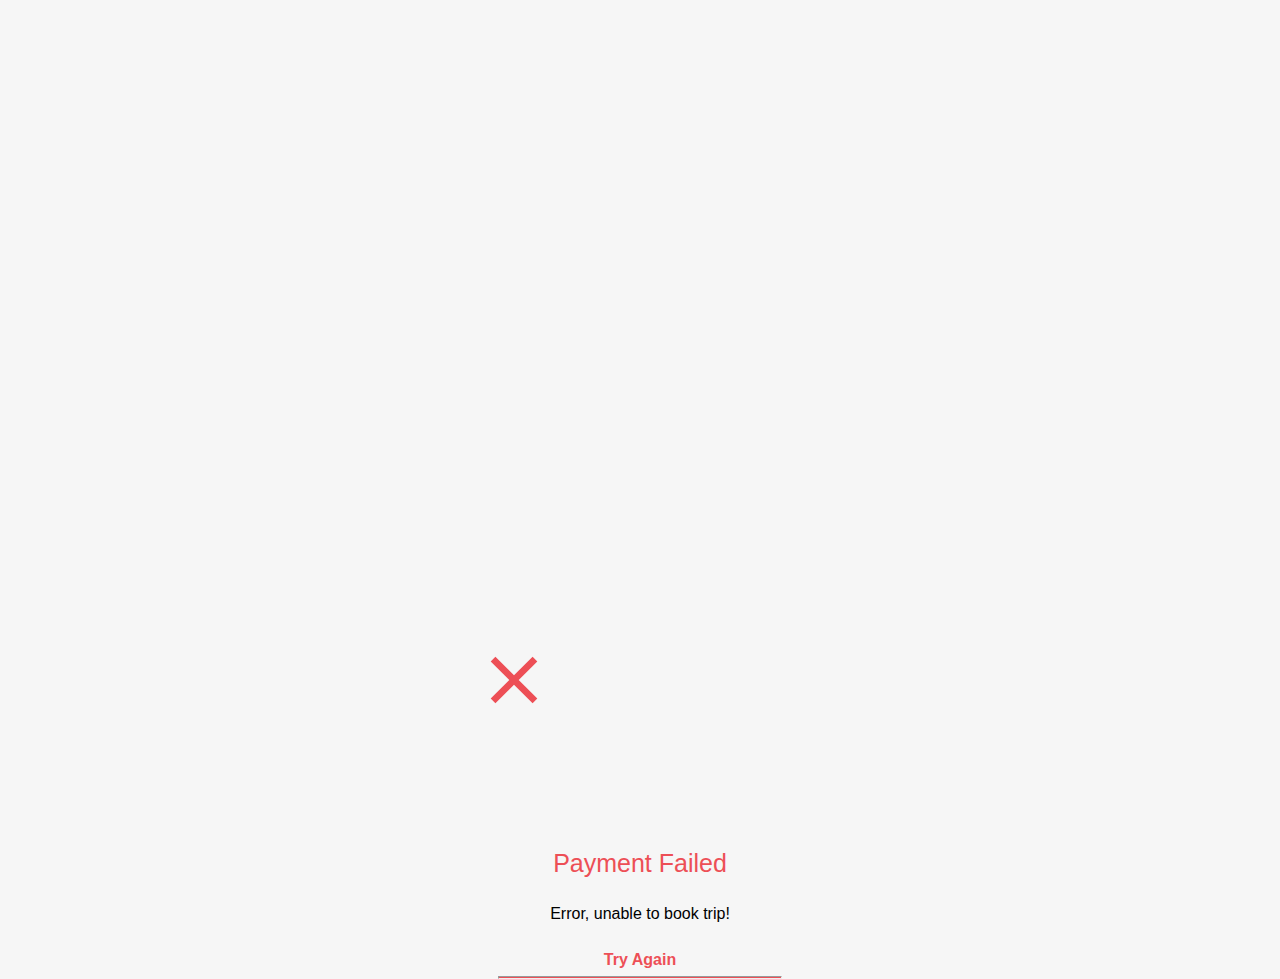
<file: AULA 4 06-12-2021/exercicio-aula-04/TELA-06/index.html>
<!DOCTYPE html>
<html lang="pt-br">
<head>
    <meta charset="UTF-8">
    <meta http-equiv="X-UA-Compatible" content="IE=edge">
    <meta name="viewport" content="width=device-width, initial-scale=1.0">
    <link rel="stylesheet" href="reset.css">
    <link href="https://fonts.googleapis.com/css2?family=Material+Icons"
    rel="stylesheet">
    <link rel="stylesheet" href="https://cdnjs.cloudflare.com/ajax/libs/font-awesome/4.7.0/css/font-awesome.min.css" />
    <link rel="stylesheet" href="style.css">
    <title>Payment Failed</title>
</head>
<body>
    <div class="imgx">
        <span class="material-icons">close</span>
    </div>
    <fieldset>
    <div>
        <h1>Payment Failed</h1>
        </div>
    <div>
        <p>Error, unable to book trip!</p>
    </div>
    <span><a href="#">Try Again</a>
        <hr>  
    </span>
    </fieldset>
</body>
</html>
</file>
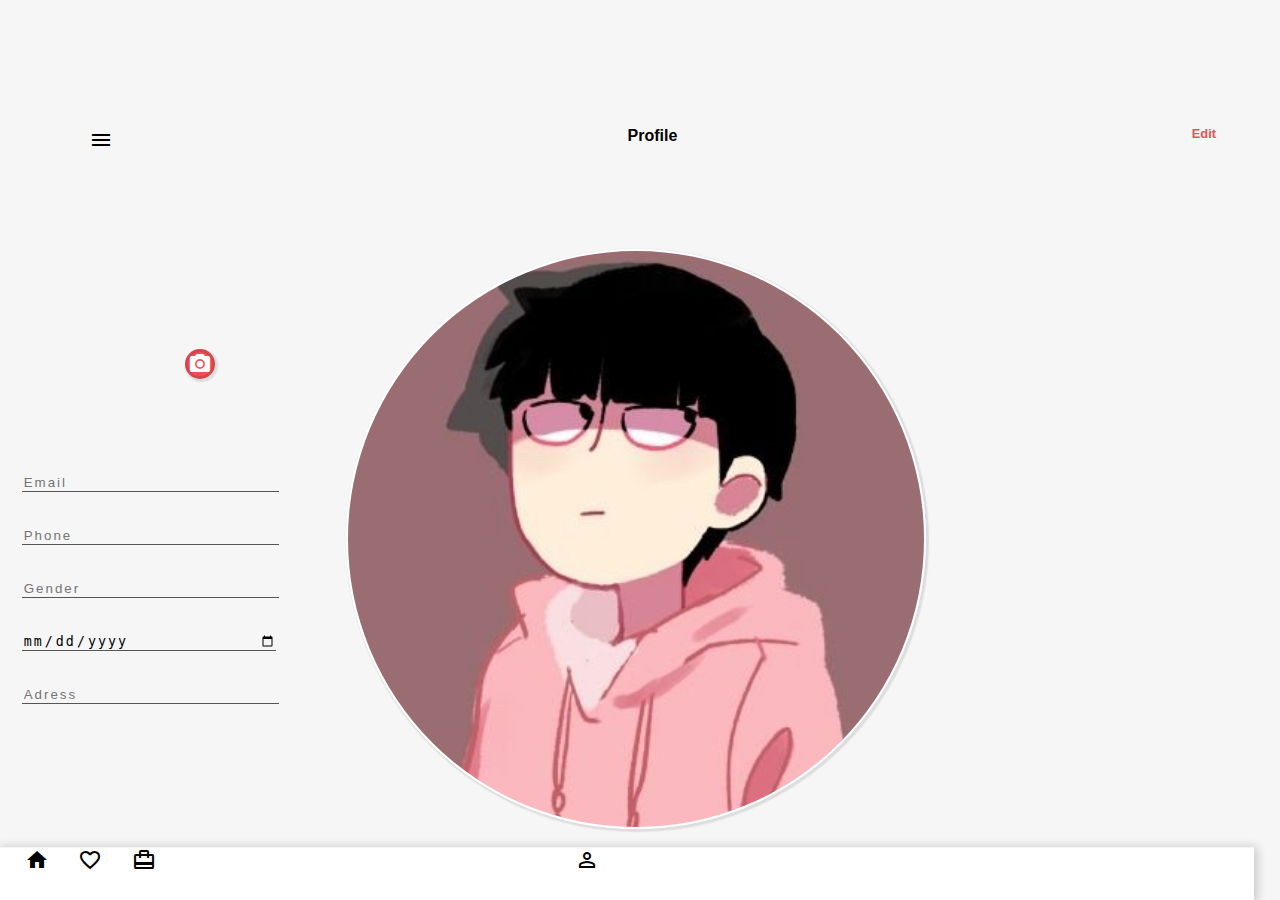
<file: AULA 4 06-12-2021/exercicio-aula-04/TELA-07/index.html>
<!DOCTYPE html>
<html lang="pt-br">
<head>
    <meta charset="UTF-8">
    <meta http-equiv="X-UA-Compatible" content="IE=edge">
    <meta name="viewport" content="width=device-width, initial-scale=1.0">
    <link rel="stylesheet" href="reset.css">
    <link href="https://fonts.googleapis.com/css2?family=Material+Icons"
    rel="stylesheet">
    <link rel="stylesheet" href="https://cdnjs.cloudflare.com/ajax/libs/font-awesome/4.7.0/css/font-awesome.min.css" />
    <link rel="stylesheet" href="style.css">    
    <title>Exercício aula 04 TELA-07</title>
</head>
<body>
    <article>
    <a href="#"><span class="material-icons">menu</span></a>
        <h1>Profile</h1>
        <a href="#">Edit</a>
    </article>
    <div>
        <img src="img/anime.jpg" alt="anime">
        <span class="material-icons" id="photo-camera" >photo_camera</span>
    </div>
    <div class="box">
        <form action="">
        <div class="inputbox">
            <label for="email" class="labelinput"></label>
            <input type="email" id="email" class="inputuser" placeholder="Email">
        </div>
        <div class="inputbox">
            <label for="tel" class="labelinput"></label>
            <input type="tel" id="tel" class="inputuser" placeholder="Phone">
        </div>
        <div class="inputbox">
            <label for="gender" class="labelinput"></label>
            <input type="text" id="gender" class="inputuser" placeholder="Gender">
        </div>
        <div class="inputbox">
            <input type="date" id="date" class="inputuser" placeholder="Date of Birth">
        </div>
        <div class="inputbox">    
            <label for="adress" class="labelinput"></label>
            <input type="adress" id="adress" class="inputuser" placeholder="Adress">
        </div>
         </form>
    </div>
    <div class="icons">
        <span class="material-icons">
         home
            </span>
        <span class="material-icons">
         favorite_border
           </span>
        <span class="material-icons material-icons2">
        card_travel
           </span>
        <span class="material-icons">
        pending_actions
           </span>
        <span class="material-icons">
        perm_identity
           </span>
    </div>
</body>
</html>
</file>
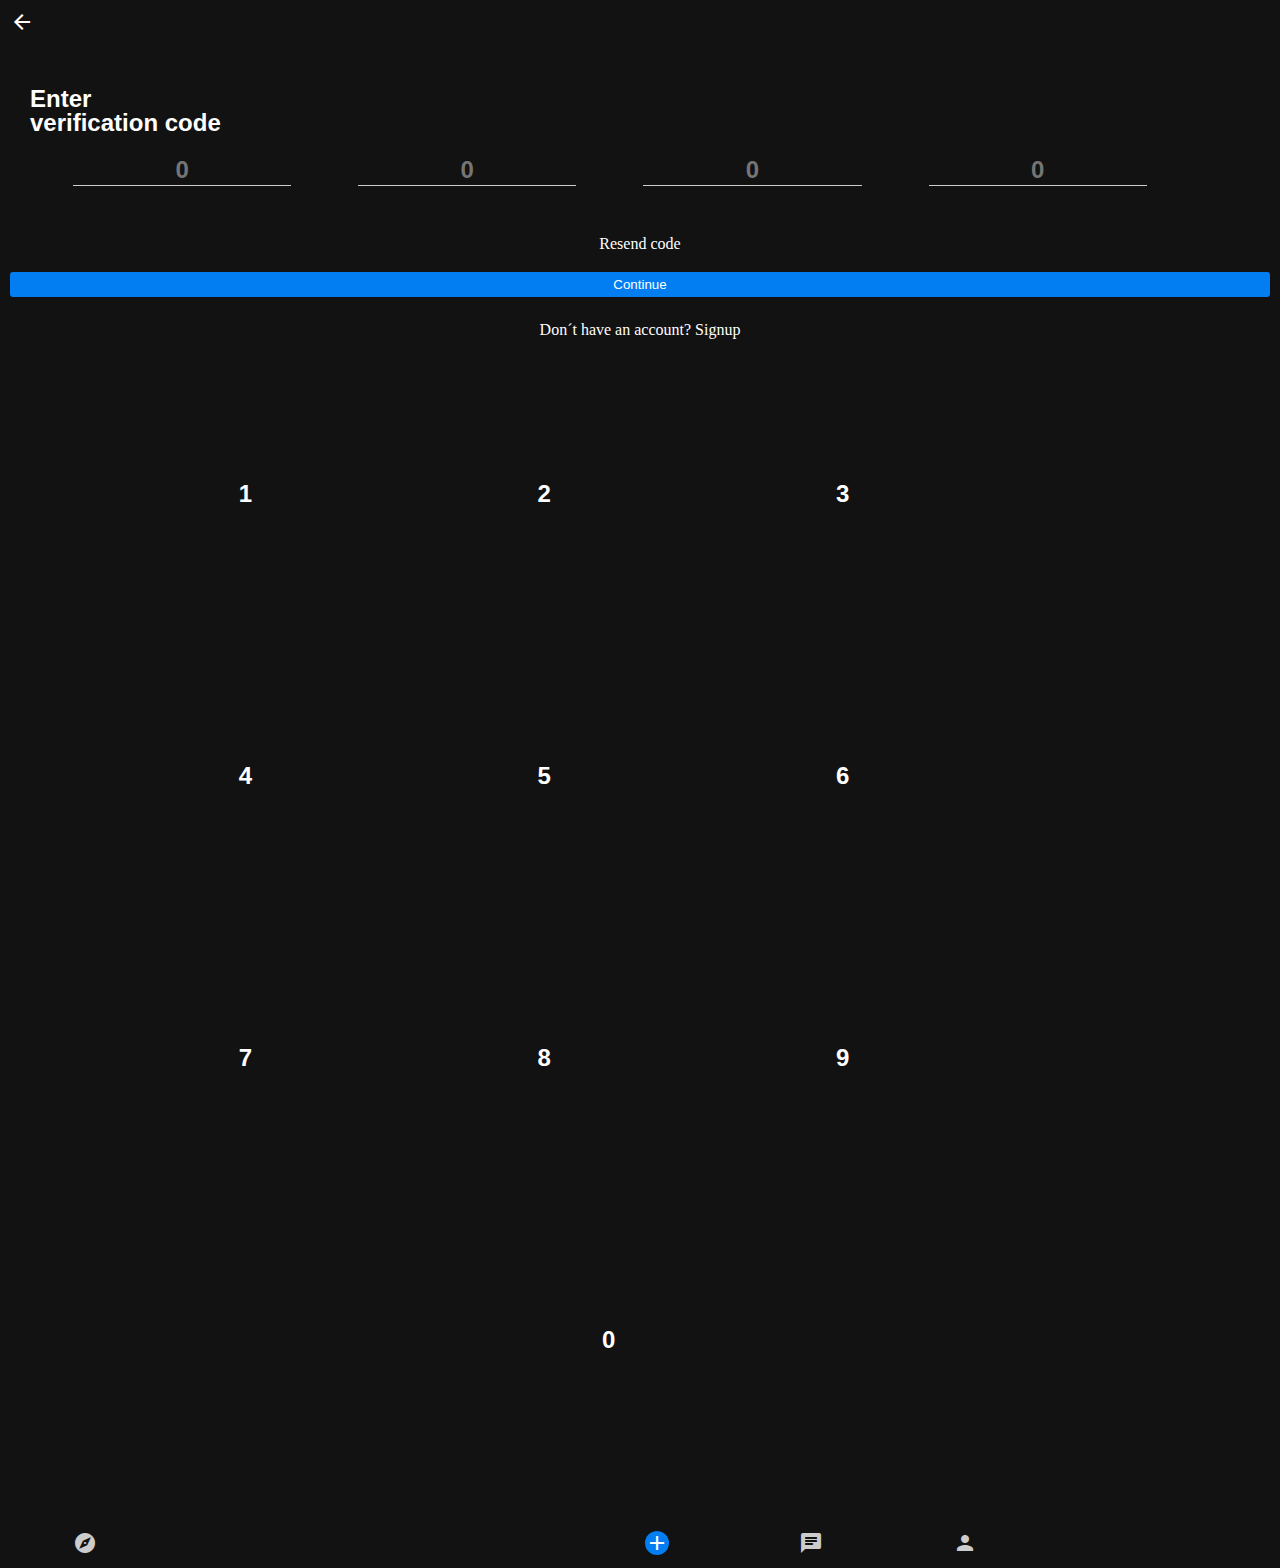
<file: AULA 4 06-12-2021/exercicio-aula-04/TELA-10/index.html>
<!DOCTYPE html>
<html lang="pt-br">
<head>
    <meta charset="UTF-8">
    <meta http-equiv="X-UA-Compatible" content="IE=edge">
    <meta name="viewport" content="width=device-width, initial-scale=1.0">
    <link rel="stylesheet" href="reset.css">
    <link href="https://fonts.googleapis.com/css2?family=Material+Icons"
      rel="stylesheet">
    <link rel="stylesheet" href="style.css">
    
    <title>Senha de 4 dígitos</title>

</head>
<body>
    <span class="material-icons" style="color: white;">arrow_back_ios_new
        </span>
    <h1>Enter <br> verification code</h1>
    <div class="senha">
    <form action="">
    <label for="number"></label>
        <input type="text" placeholder="0">
    <label for="number"></label>
        <input type="text" placeholder="0">
    <label for="number"></label>
       <input type="text" placeholder="0">
       <label for="number"></label>
        <input type="text" placeholder="0">
    </div>
    <p>
    <div class="link"><a href="#">Resend code</a>
    </p>   
    </div>
    <button class="continue">Continue</button>
    </form>
    <p class="link-2"><a href="#">Don´t have an account? Signup</a></p>
    <article>
        <div class="container" >
            <button class="row-1">1</button>
            <button class="row-1">2</button>
            <button class="row-1">3</button>
        </div>
    </article>
        <div class="container">
            <button class="row-2">4</button>
            <button class="row-2">5</button>
            <button class="row-2">6</button>
        </div>
        <div class="container">
            <button class="row-2">7</button>
            <button class="row-2">8</button>
            <button class="row-2">9</button>
        </div>
        <div class="container">
            <button class="row-3">0</button>
        </div>
            <article class="icons">
                <i class="material-icons" id="icon-1">explore</i>
                <i class="material-icons" id="icon-2">text_snippet</i>
                <i class="material-icons" id="icon-3">add</i>
                <i class="material-icons" id="icon-4">chat</i>
                <i class="material-icons" id="icon-5">person</i>
             </article>
</body>
</html>
</file>
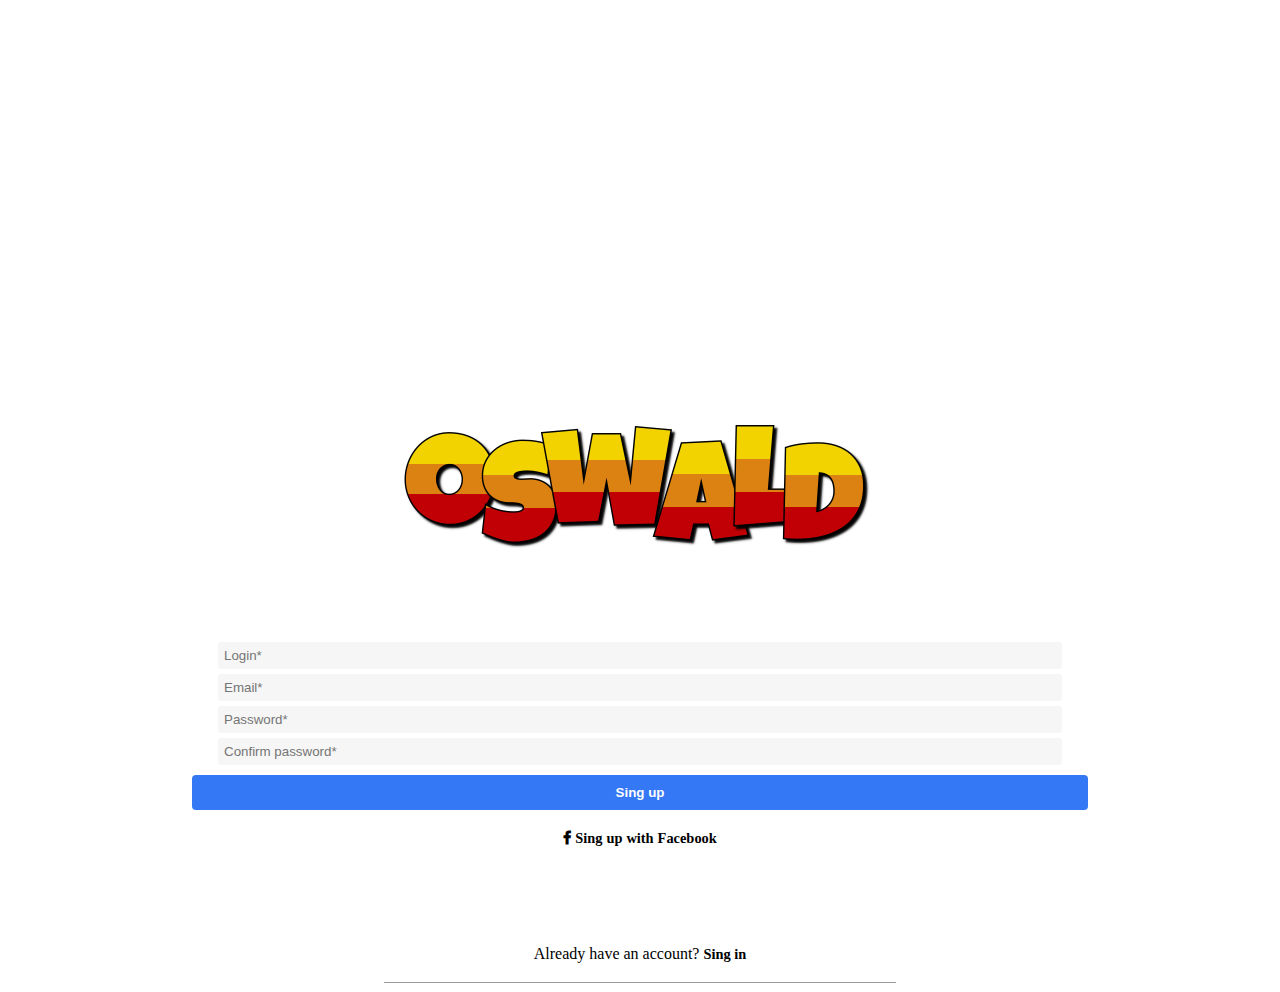
<file: AULA 4 06-12-2021/exercicio-aula-04/TELA-13/index.html>
<!DOCTYPE html>
<html lang="pt.br">
<head>
    <meta charset="UTF-8">
    <meta http-equiv="X-UA-Compatible" content="IE=edge">
    <meta name="viewport" content="width=device-width, initial-scale=1.0">
    <link rel="stylesheet" href="reset.css">
    <link href="https://fonts.googleapis.com/css2?family=Material+Icons"
    rel="stylesheet">
    <link rel="stylesheet" href="https://cdnjs.cloudflare.com/ajax/libs/font-awesome/4.7.0/css/font-awesome.min.css" />
    <link rel="stylesheet" href="style.css">    
    <title>Tela 12 Exercício IW TRAINING</title>
</head>
<body>
    <img src="img/oswald.png" alt="logo-oswald">
    <article class="container">
        <form>
            <label for="login"></label>  
            <input type="text" id="login" name="login" placeholder="Login*" required>
            <label for="email"></label>  
            <input type="email" id="email" name="email" placeholder="Email*" required>
            <label for="password"></label>  
            <input type="password" id="password" name="password" placeholder="Password*" required>
            <label for="password"></label>  
            <input type="password" id="password" name="password" placeholder="Confirm password*" required>
        </form>
    </article>
        <div class="btn">
            <button>
                Sing up
            </button>
        </div>
        <div class="link">
            <p><a href="#" class="square-icons fa fa-facebook"> Sing up with Facebook</a></p>
        </div>
        <div class="link">
            Already have an account? <a href="#">Sing in</a>
        </div>
        <hr>

    

</body>
</html>
</file>
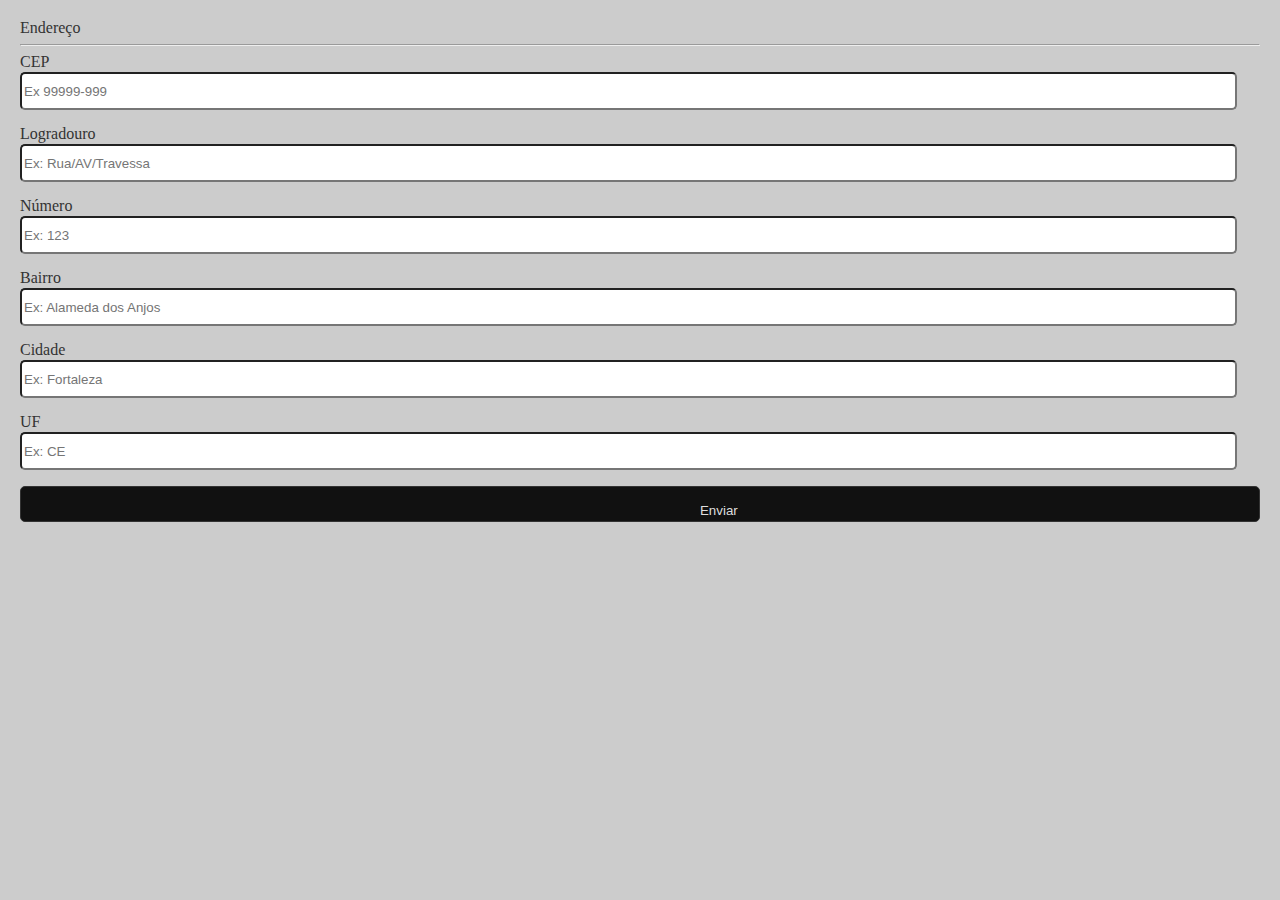
<file: AULA 4 06-12-2021/endereco.html>
<!DOCTYPE html>
<html lang="pt-br" dir="ltr">
  <head>
    <meta charset="utf-8">
    <title>Formulario de Endereço</title>
    <link rel="stylesheet" href="reset.css">
    <link href="https://fonts.googleapis.com/css2?family=Material+Icons"
      rel="stylesheet">
    <link rel="stylesheet" href="endereco.css">
    
  </head>
  <body>
    <h1>Endereço</h1>
    <hr>
    <form action="">
      <label for="cep">CEP</label><br>
      <input type="text" id="cep" required pattern="[0-9]{8}" maxlength="8" placeholder="Ex 99999-999">
      <br><br>

      <label for="logradouro">Logradouro</label><br>
      <input type="text" id="logradouro" placeholder="Ex: Rua/AV/Travessa">
      <br><br>

      <label for="numero">Número</label><br>
      <input type="number" id="numero" min="0" placeholder="Ex: 123">
      <br><br>

      <label for="bairro">Bairro</label><br>
      <input type="text" id="bairro" placeholder="Ex: Alameda dos Anjos">
      <br><br>

      <label for="cidade">Cidade</label><br>
      <input type="text" id="cidade" placeholder="Ex: Fortaleza">
      <br><br>

      <label for="uf">UF</label><br>
      <input type="text" id="uf" placeholder="Ex: CE">
      <br><br>

      <button>
        <span class="material-icons">
          rocket
          </span>
        Enviar
      </button>
    </form>
  </body>
</html>
</file>
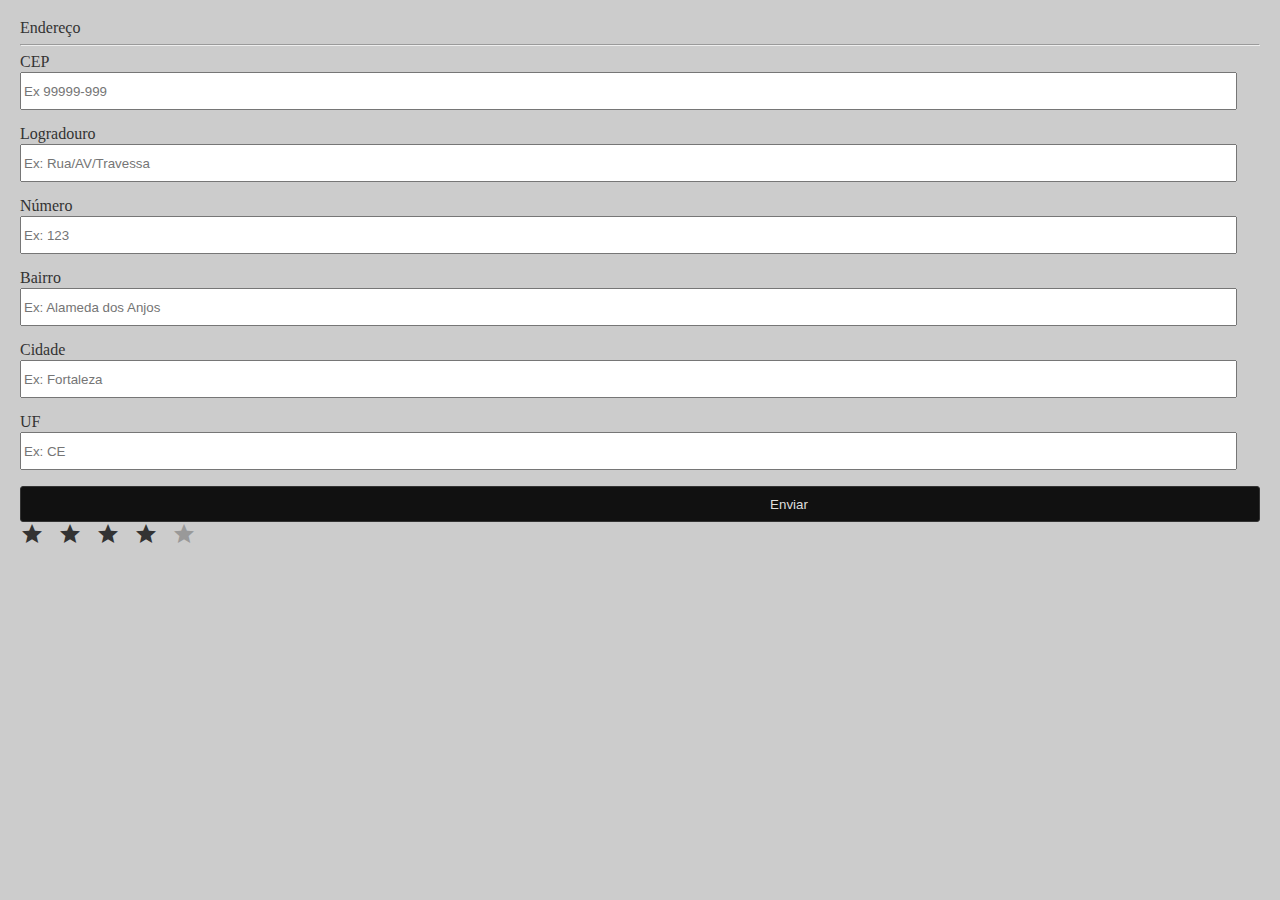
<file: AULA 4 06-12-2021/aula04/endereco.html>
<!DOCTYPE html>
<html lang="pt-br" dir="ltr">
  <head>
    <meta charset="utf-8">
    <title>Formulario de Endereço</title>
    <link rel="stylesheet" href="reset.css">

    <link href="https://fonts.googleapis.com/css2?family=Material+Icons" rel="stylesheet">

    <link rel="stylesheet" href="endereco.css">
  </head>
  <body>
    <h1>Endereço</h1>
    <hr>
    <form action="">
      <label for="cep">CEP</label><br>
      <input type="text" id="cep" required pattern="[0-9]{8}" maxlength="8" placeholder="Ex 99999-999">
      <br><br>

      <label for="logradouro">Logradouro</label><br>
      <input type="text" id="logradouro" placeholder="Ex: Rua/AV/Travessa">
      <br><br>

      <label for="numero">Número</label><br>
      <input type="number" id="numero" min="0" placeholder="Ex: 123">
      <br><br>

      <label for="bairro">Bairro</label><br>
      <input type="text" id="bairro" placeholder="Ex: Alameda dos Anjos">
      <br><br>

      <label for="cidade">Cidade</label><br>
      <input type="text" id="cidade" placeholder="Ex: Fortaleza">
      <br><br>

      <label for="uf">UF</label><br>
      <input type="text" id="uf" placeholder="Ex: CE">
      <br><br>

      <button>
        <i class="material-icons" style="font-size: 3rem;">rocket</i>
        Enviar
      </button>

      <i class="material-icons" style="color: #333333;">star</i>
      <i class="material-icons" style="color: #333333;">star</i>
      <i class="material-icons" style="color: #333333;">star</i>
      <i class="material-icons" style="color: #333333;">star</i>
      <i class="material-icons" style="color: #999999;">star</i>
    </form>
  </body>
</html>
</file>
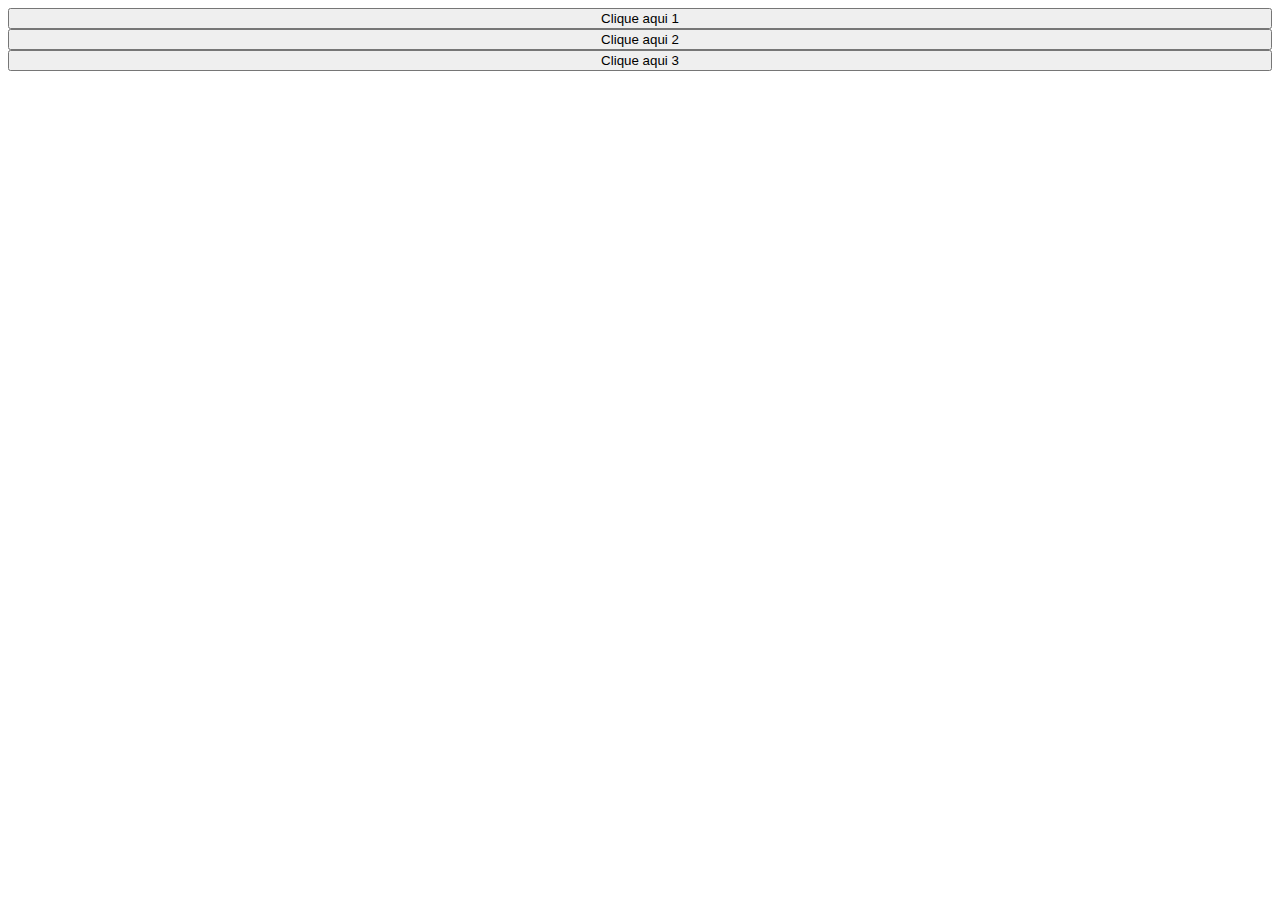
<file: AULA 4 06-12-2021/aula04/flexbox.html>
<!DOCTYPE html>
<html lang="en" dir="ltr">
  <head>
    <meta charset="utf-8">
    <title></title>
    <link rel="stylesheet" href="flexbox.css">
  </head>
  <body>

    <div class="conteudo">
      <button>Clique aqui 1</button>
      <button>Clique aqui 2</button>
      <button>Clique aqui 3</button>
    </div>

  </body>
</html>
</file>
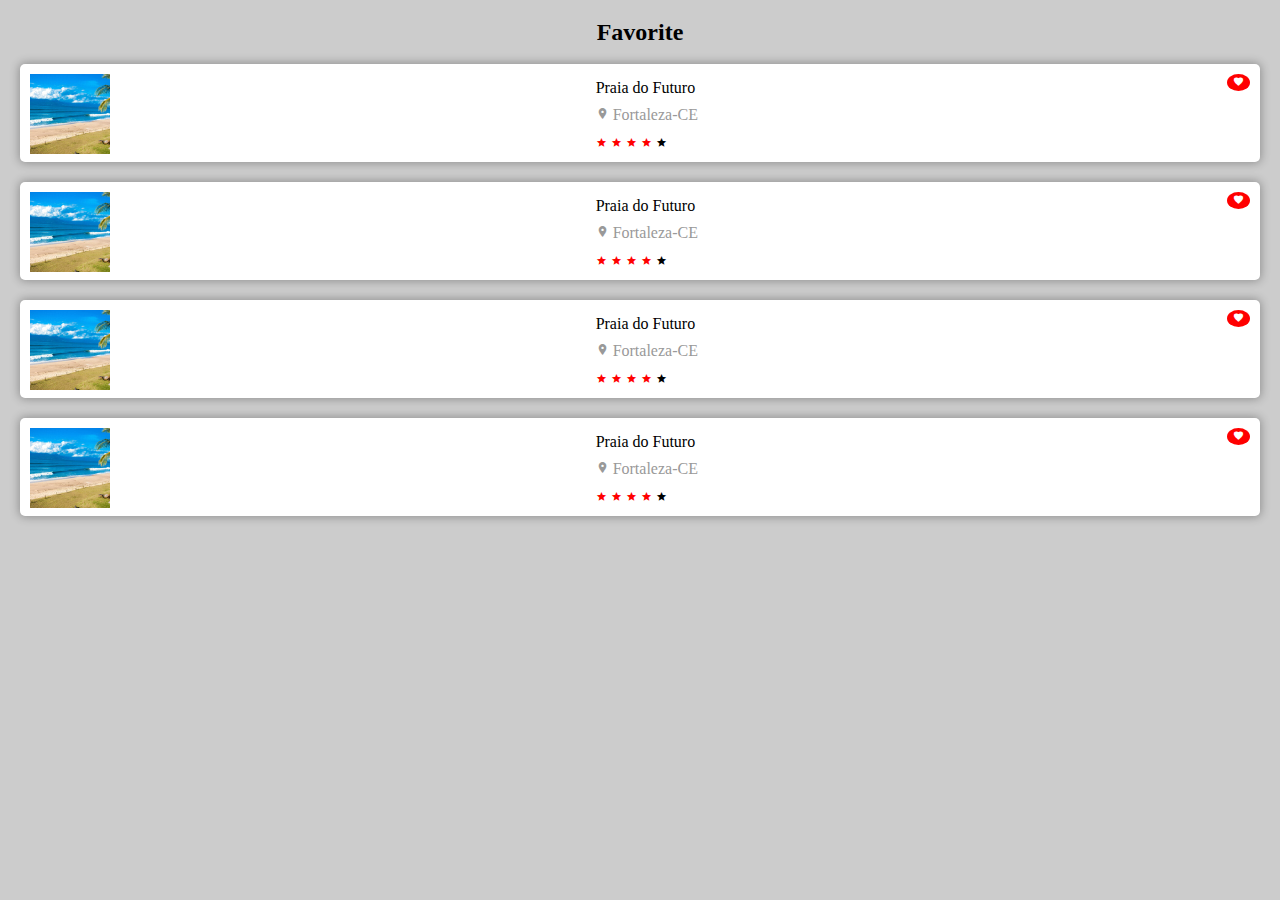
<file: AULA 4 06-12-2021/aula04/tela09.html>
<!DOCTYPE html>
<html lang="pt-br" dir="ltr">
  <head>
    <meta charset="utf-8">
    <title></title>

    <link rel="stylesheet" href="reset.css">

    <link href="https://fonts.googleapis.com/css2?family=Material+Icons"
      rel="stylesheet">

    <link rel="stylesheet" href="tela09.css">
  </head>
  <body>
    <h1>Favorite</h1>

    <article>
      <div class="col-1">
        <img src="praia.jpg" alt="praia">
      </div>


      <div class="col-2">
        <h3>Praia do Futuro</h3>
        <p class="endereco">
          <i class="material-icons">place</i>
          Fortaleza-CE
        </p>

        <p>
          <i class="material-icons star active">star</i>
          <i class="material-icons star active">star</i>
          <i class="material-icons star active">star</i>
          <i class="material-icons star active">star</i>
          <i class="material-icons star">star</i>
        </p>
      </div>


      <div class="col-3">
        <button>
          <i class="material-icons">favorite</i>
        </button>
      </div>
    </article>

    <article>
      <div class="col-1">
        <img src="praia.jpg" alt="praia">
      </div>


      <div class="col-2">
        <h3>Praia do Futuro</h3>
        <p class="endereco">
          <i class="material-icons">place</i>
          Fortaleza-CE
        </p>

        <p>
          <i class="material-icons star active">star</i>
          <i class="material-icons star active">star</i>
          <i class="material-icons star active">star</i>
          <i class="material-icons star active">star</i>
          <i class="material-icons star">star</i>
        </p>
      </div>


      <div class="col-3">
        <button>
          <i class="material-icons">favorite</i>
        </button>
      </div>
    </article>

    <article>
      <div class="col-1">
        <img src="praia.jpg" alt="praia">
      </div>


      <div class="col-2">
        <h3>Praia do Futuro</h3>
        <p class="endereco">
          <i class="material-icons">place</i>
          Fortaleza-CE
        </p>

        <p>
          <i class="material-icons star active">star</i>
          <i class="material-icons star active">star</i>
          <i class="material-icons star active">star</i>
          <i class="material-icons star active">star</i>
          <i class="material-icons star">star</i>
        </p>
      </div>


      <div class="col-3">
        <button>
          <i class="material-icons">favorite</i>
        </button>
      </div>
    </article>

    <article>
      <div class="col-1">
        <img src="praia.jpg" alt="praia">
      </div>


      <div class="col-2">
        <h3>Praia do Futuro</h3>
        <p class="endereco">
          <i class="material-icons">place</i>
          Fortaleza-CE
        </p>

        <p>
          <i class="material-icons star active">star</i>
          <i class="material-icons star active">star</i>
          <i class="material-icons star active">star</i>
          <i class="material-icons star active">star</i>
          <i class="material-icons star">star</i>
        </p>
      </div>


      <div class="col-3">
        <button>
          <i class="material-icons">favorite</i>
        </button>
      </div>
    </article>
  </body>
</html>
</file>
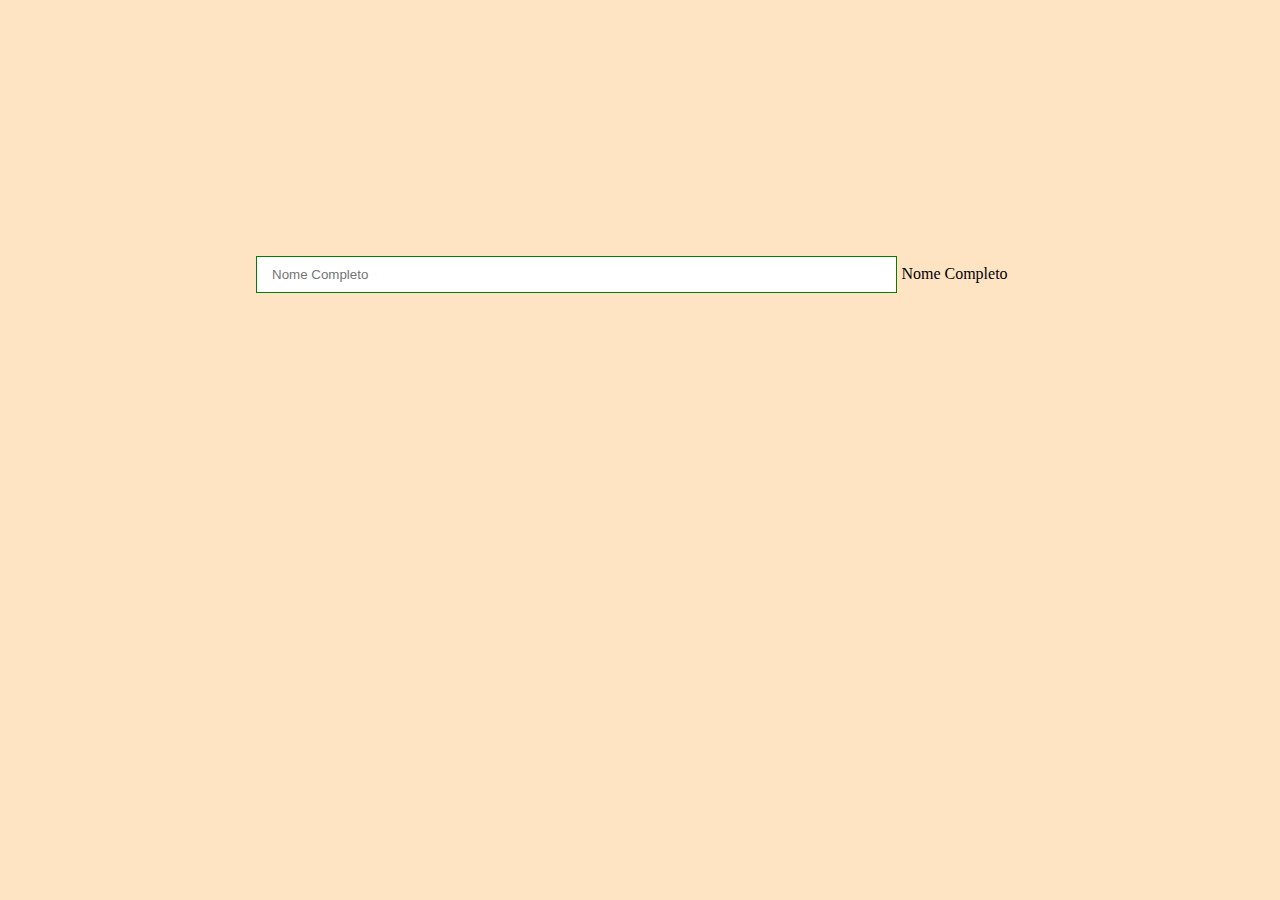
<file: AULA 4 06-12-2021/exercicio-aula-04/TELA-07/teste.html>
<!DOCTYPE html>
<html lang="en">
<head>
    <meta charset="UTF-8">
    <meta http-equiv="X-UA-Compatible" content="IE=edge">
    <meta name="viewport" content="width=device-width, initial-scale=1.0">
    <link rel="stylesheet" href="reset.css">
    <link rel="stylesheet" href="teste.css">
    <title>Teste</title>
</head>
<body>
    <div class="meu-box">
        <input type="text" name="nomeCompleto" id="nomeCompleto" class="input-nome" placeholder="Nome Completo">
        <label for="nomeCompleto" class="label-nome">Nome Completo</label>
    </div>
</body>
</html>
</file>
<file: AULA 4 06-12-2021/exercicio-aula-04/TELA-06/style.css>
:root {
    --color-white-0:  #F6F6F6;
    --color-white-1:  #ffffff;
    --color-white-2:  #fafafa;
    --color-white-3:  #dedede;
    --color-white-4:  #cccccc;
    --color-white-5:  #F6F6F6;
    --color-black-1:  #000000;
    --color-black-2:  #111111;
    --color-black-3:  #121212;
    --color-black-4:  #555555;
    --color-blue-1:   #027ef2;
    --color-blue-2:   #3478F5; 
    --color-red-1:    #ED4F56;
}

body {
    background-color: var(--color-white-5);
    font-family: Helvetica, sans-serif;
}

.imgx {
    text-align: center;
    margin-top: 50%;
    margin-bottom: 0%;
    margin-left: 37%;
    padding: 0%;
    width: 0%;
    color: var(--color-red-1);
}

.material-icons {
    font-size: 80px;
    border-radius: 50%;
}

h1 {
    margin: 0%; 
    padding: 0%;
    font-size: 25px;
    color:var(--color-red-1)
    
}
fieldset {
    text-align: center;
    justify-content: space-around;
    margin-top: 10%;
    
}

div {
    padding-bottom: 30px;
    margin-bottom: 0%;
}

a {
    text-decoration: none;
    color: var(--color-red-1);
    font-weight: bold;
    font-family: 'Franklin Gothic Medium', 'Arial Narrow', Arial, sans-serif;
    
}

hr {
    width: 22%;
    margin-bottom: 0%;
    padding: 0%;
    height: 0.5px;
    background-color: var(--color-red-1);
    color: var(--color-red-1);
}
</file>
<file: AULA 4 06-12-2021/exercicio-aula-04/TELA-07/style.css>
:root {
    --color-white-0:  #F6F6F6;
    --color-white-1:  #ffffff;
    --color-white-2:  #fafafa;
    --color-white-3:  #dedede;
    --color-white-4:  #cccccc;
    --color-white-5:  #F6F6F6;
    --color-black-1:  #000000;
    --color-black-2:  #111111;
    --color-black-3:  #121212;
    --color-black-4:  #555555;
    --color-blue-1:   #027ef2;
    --color-blue-2:   #3478F5; 
    --color-red-1:    #ED4F56;
}

body {
    background-color: var(--color-white-5);
    font-family: Helvetica, sans-serif;
}

.box {
    position: absolute;
}
article {
    display: flex;
    justify-content: space-between;
    margin-top: 30px;
    margin: 10% 5% 5% 5%;
}

h1 {
    font-weight: bold;
}

a {
    font-size: 0.8rem;
    color: var(--color-red-1);
    text-decoration: none;
    font-weight: bold;
}

a:hover {
    color: var(--color-black-1);
}

.material-icons {
    color: var(--color-black-1);
}


img {
    width: 45%;
    border-radius: 50%;
    border: solid 2px var(--color-white-1);
    box-shadow: 1.5px 1.5px 1.5px 1.5px rgba(0, 0, 0, 0.1);
    margin-top: 30px;
    margin-left: 27%;
    position: absolute;
}

#photo-camera {
    position: relative;
    border-radius: 50%;
    border: solid rgba(0, 0, 0, 0.1);
    background-color:  var(--color-red-1);
    color: var(--color-white-1);
    margin-left: 185px;
    margin-top: 130px;
    box-shadow: 1.5px 1.5px 1.5px 1.5px rgba(0, 0, 0, 0.1);
}

form {
    text-align: center;
    margin-top: 60px;
    
}

.inputbox {
    position: relative;
}
.inputuser {
    
    letter-spacing: 2px;
    width: 140%;
    margin-left: 12%;
    margin-top: 35px;
    border: none;
    border-bottom: solid 0.5px var(--color-black-4);
    outline: none;
    background: none;
    
}


.labelinput {
    position: absolute;
    pointer-events: none;
    transition: .5s;
    margin-left: 20px;
    margin-top: 35px;
    text-align: left;
    top: 0; bottom: 0; left: 0; right: 0;
    transition: 0.5s;

}

.icons {
      bottom: 0;
      position: absolute;
      border-top: solid 1px ;
      background-color: var(--color-white-1);
      width: 98%;
      margin-bottom: 0px;
      padding-bottom: 25px;
      box-shadow: 1.5px 1.5px 10px 1.5px rgba(0, 0, 0, 0.2);
      color: var(--color-white-0);
      
      
}

.material-icons {
    margin-left: 25px;
}

.material-icons2 {
  
    
}
</file>
<file: AULA 4 06-12-2021/exercicio-aula-04/TELA-10/style.css>
:root {
    --color-black-1:  #000000;
    --color-black-2:  #111111;
    --color-black-3:  #121212;
    --color-black-4:  #555555;
    --color-white-1:  #ffffff;
    --color-white-2:  #fafafa;
    --color-white-3:  #dedede;
    --color-white-4:  #cccccc;
    --color-blue-1: #027ef2;

    --color-text: var(--color-black-3);
    --color-bg: var(--color-white-4)
}

.material.icons {
    text-decoration: none;
    color: var(--color-white-3);

    
}

body {
    background-color: var(--color-black-3);
    padding: 10px;
}

h1{
    padding-top: 50px;
    padding-left: 20px;
    margin-bottom: 20px;
    font-size: 1.5rem;
    color: var(--color-white-1);
    font-weight: bold;
    font-family: 'Yanone Kaffeesatz', sans-serif;
}
input {
    background: var(--color-black-3);
    width: 17%;
    justify-content: space-around;
    border: 0;
    margin-left: 5%;
    border-bottom: 1px solid var(--color-white-4);
    font-size: 1.5rem;
    font-weight: bold;
}

input::placeholder {
    text-align: center;
}

.link {
    margin-top: 50px;
    text-align: center;
    margin-bottom: 20px;
    text-decoration: none;
}


.continue {
    width: 100%;
    padding: 5px;
    margin-top: px;
    border-radius: 3px;
    border: 2px;
    background-color: var(--color-blue-1);
    color: var(--color-white-1);
    cursor: pointer;
}

button:hover {
    transition: 0.5s;
    background-color: rgb(27, 18, 109);
}
.link-2 {
    margin-top: 25px;
    margin-bottom: 1px;
    text-align: center;
    text-decoration: none;
    
}

a, a:link {
    text-decoration: none;
    color: white;
}

a:hover {
    color: var(--color-blue-1);
    
}


.row-1 {
    display: inline;
    padding-right: 0%;
    padding-left: 0%;
    padding-top: 0%;
    border: none;
    height: 0px;
    background-color: var(--color-black-3);
    font-size: 1.5rem;
    font-weight: bold;
    color: var(--color-white-1);
    margin: 12%;
    
    
}

.row-2 {
    display: inline;
    padding-right: 0%;
    padding-left: 0%;
    padding-top: 0%;
    border: none;
    height: 0px;
    background-color: var(--color-black-3);
    font-size: 1.5rem;
    font-weight: bold;
    color: var(--color-white-1);
    margin: 12%;
    
}

.row-3 {
    display: inline;
    padding-right: 0%;
    padding-left: 0%;
    padding-top: 0%;
    border: none;
    height: 0px;
    background-color: var(--color-black-3);
    font-size: 1.5rem;
    font-weight: bold;
    color: var(--color-white-1);
    margin: 12%;
    margin-left: 43%;
}

.row-1:hover {
    color: var(--color-blue-1);
}
.row-2:hover {
    color: var(--color-blue-1);
}
.row-3:hover {
    color: var(--color-blue-1);
}

.container {
    margin-left: 7%;
    margin-top: 0%;
}

.icons {
    color: var(--color-white-4);
    
    margin-top: 5%;
    
    
}

#icon-3 {
    background-color: #027ef2;
    border-radius: 50%;
    color: var(--color-white-1);
    margin-left: 5%;
    margin-right: 5%;
      
}

i {
    
    padding-right: 0%;
    padding-left: 0%;
    padding-top: 0%;
    border: none;
   
    margin: 0%;
    margin-left: 0%;
}

#icon-1 {
    margin-left: 5%;
    margin-right: 5%;
}

#icon-2 {
    margin-left: 5%;
    margin-right: 5%;
}

#icon-4 {
    margin-left: 5%;
    margin-right: 5%;
}

#icon-5 {
    margin-left: 5%;
    margin-right: 5%;
}

.btn-2 {
    border-radius: 50%;
}
</file>
<file: AULA 4 06-12-2021/exercicio-aula-04/TELA-13/style.css>
:root {
    --color-white-0:  #F6F6F6;
    --color-white-1:  #ffffff;
    --color-white-2:  #fafafa;
    --color-white-3:  #dedede;
    --color-white-4:  #cccccc;
    --color-black-1:  #000000;
    --color-black-2:  #111111;
    --color-black-3:  #121212;
    --color-black-4:  #555555;
    --color-blue-1:   #027ef2;
    --color-blue-2:   #3478F5; 
}

img {
    max-width: 40%;
    margin-left: 30%;
    margin-top: 30%;
    margin-bottom: 50px;
    padding: 0%;
}

body {
    background-color: var(--color-white-1);

}

.container {
    text-align: center;
    margin-bottom: 10px;

}

input {
    width: 65%;
    margin-top: 5px;
    border: none;
    border-radius: 3px;
    background-color: var(--color-white-0);
    padding: 6px;
    font-size: 0,5rem;
    outline: none;
    cursor: pointer;
    font-family: 'Poppins', sans-serif;
}

input:hover {
    font-weight: bold;
    font-family: 01.5rem;
    
}

input:focus {
    font-weight: bold;
}

div {
    text-align: center;
    margin-top: 10px;
}

button {
    width: 70%;
    padding: 2%;
    border-radius: 4px;
    background-color: var(--color-blue-2);
    color: var(--color-white-1);
    border: none;
    padding: 10px;
    font-size: 0,5rem;
    font-weight: bold;
    margin-bottom: 10px;
    cursor: pointer;
}

button:hover {
    background-color: cornflowerblue;
    transition: 1s;
}


p {
    margin-bottom: 100px;
}

a, a:link {
    text-decoration: none;
    color: var(--color-black-1);
    font-weight: bold;
    font-size: 0.9rem;
    
}

a:hover {
    color: var(--color-blue-2);
}

hr {
    width: 40%;
    margin-top: 20px;
    border-width: 0; 
	height: 1px;
	border-top-width: 1px;
}
</file>
<file: AULA 4 06-12-2021/endereco.css>
:root {
    --color-black-1:  #000000;
    --color-black-2:  #111111;
    --color-black-3:  #333333;
    --color-black-4:  #555555;
    --color-white-1:  #ffffff;
    --color-white-2:  #fafafa;
    --color-white-3:  #dedede;
    --color-white-4:  #cccccc;

    --color-text: var(--color-black-3);
    --color-bg: var(--color-white-4)
}


body {
    padding: 20px;
    background-color: var(--color-bg);
    color: var(--color-text);
}

input {
    width: 97.5%;
    height: 32px;
    margin-top: 2px;
    border-radius: 5px;
}

button {
    width: 100%;
    height: 36px;
    border: 1px solid var(--color-text);
    border-radius: 5px;
    background-color: var(--color-black-2);
    color: var(--color-white-3);
}

button:hover {
    background-color: var(--color-white-3);
    color: var(--color-black-2);
    cursor: pointer;
    transition: 0.5s;
}

.material-icons {
    color: var(--color-white-2);
    padding-right: 10px;
}
</file>
<file: AULA 4 06-12-2021/aula04/endereco.css>
:root {
  --color-black-1: #000000;
  --color-black-2: #111111;
  --color-black-3: #333333;
  --color-black-4: #555555;
  --color-white-1: #FFFFFF;
  --color-white-2: #FAFAFA;
  --color-white-3: #DEDEDE;
  --color-white-4: #CCCCCC;

  --color-text: var(--color-black-3);
  --color-bg: var(--color-white-4);
}

body {
  padding: 20px;
  background-color: var(--color-bg);
  color: var(--color-text);
}

input {
  width: 97.5%;
  height: 32px;
  margin-top: 2px;
}

button {
  width: 100%;
  height: 36px;
  border: 1px solid var(--color-text);
  border-radius: 3px;
  background-color: var(--color-black-2);
  color: var(--color-white-3);
  display: flex;
  justify-content: center;
  align-items: center;
}

.material-icons {
  color: var(--color-white-1);
  margin-right: 10px;
}

button:hover {
  background-color: var(--color-white-3);
  color: var(--color-black-2);
  cursor: pointer;
  transition: 1s;
}
</file>
<file: AULA 4 06-12-2021/aula04/flexbox.css>
div {
  display: flex;
  justify-content: space-between;
  flex-direction: column;
}
</file>
<file: AULA 4 06-12-2021/aula04/tela09.css>
body {
  padding: 20px;
  background-color: #CCCCCC;
}

h1 {
  text-align: center;
  font-size: 1.5rem;
  font-weight: bold;
  margin-bottom: 20px;
}

article {
  background-color: #FFFFFF;
  display: flex;
  justify-content: space-between;
  padding: 10px;
  padding-bottom: 5px;
  border-radius: 5px;
  min-height: 60px;
  box-shadow: 0px 0px 10px 1px rgba(0, 0, 0, 0.3);
  margin-bottom: 20px;
}

.col-1 {
  width: 3%;
}

.col-1 img {
  width: 80px;
}

.col-3 button {
  background-color: red;
  border: 0;
  border-radius: 50%;
}

button .material-icons {
  color: #FFF;
  font-size: 0.7rem;
}


.col-2 {
  text-align: left;
  display: flex;
  flex-direction: column;
  justify-content: space-around;
}

.col-2 .endereco .material-icons {
  font-size: 0.8rem;
  color: #999999;
}

.col-2 .endereco {
  color: #999999;
}

.star {
  font-size: 0.7rem;
}

.star.active {
  color: red;
}
</file>
<file: AULA 4 06-12-2021/exercicio-aula-04/TELA-07/teste.css>
body {
    padding: 20%;
    background-color: bisque;
}

.meu-box {
    position: relative;
}

.input-nome {
    width: 80%;
    position: relative;
    color: #5b5b5b;
    border: 1px green solid;
    padding: 10px 10px 10px 15px;
    box-sizing: content-box;
    
    
}


.input-nome:focus {
    font-weight: bold;
}
</file>
